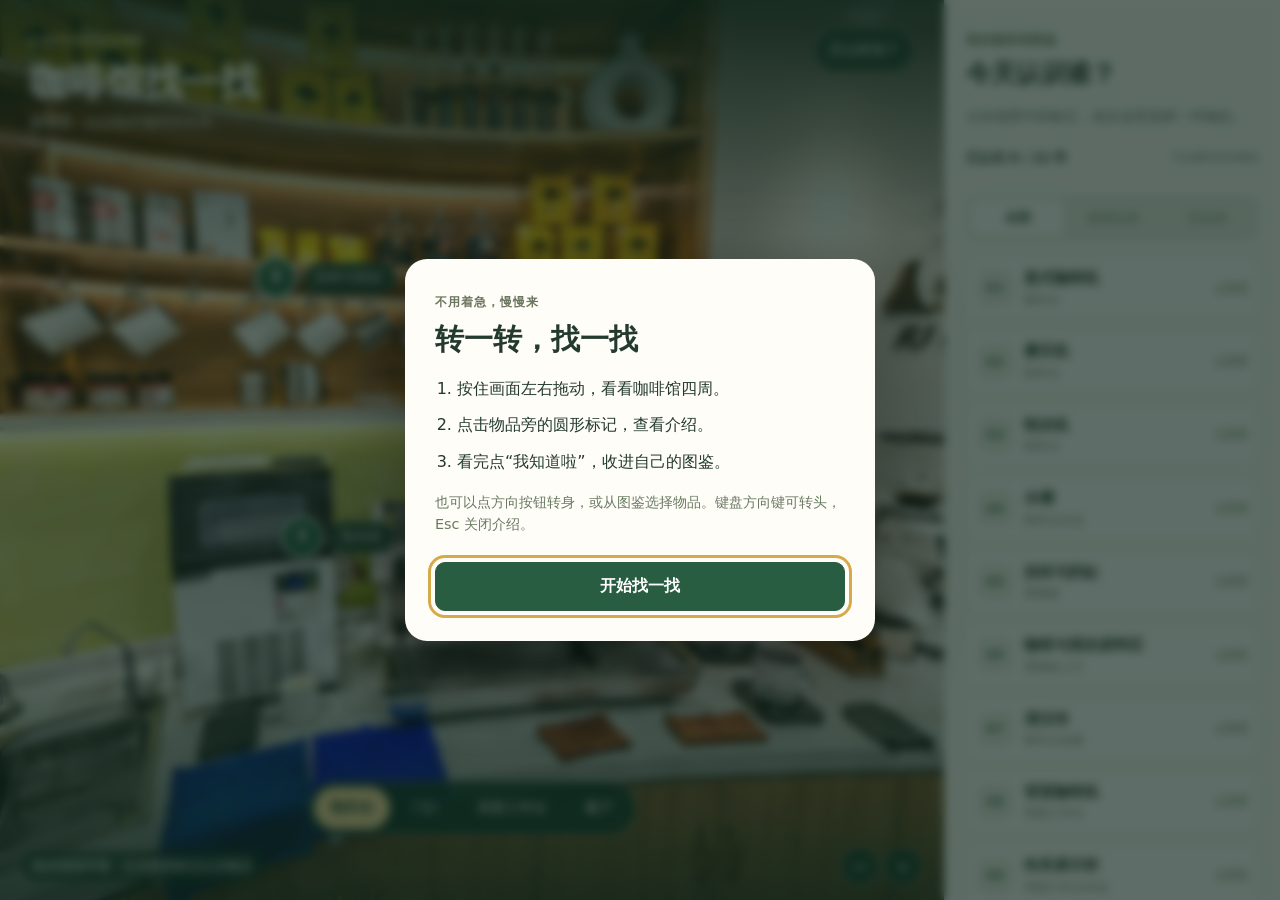
<file: demo/coffee-discovery.html>
<!doctype html>
<html lang="zh-CN">
<head>
  <meta charset="utf-8">
  <meta name="viewport" content="width=device-width,initial-scale=1,viewport-fit=cover">
  <meta name="theme-color" content="#18392e">
  <title>咖啡馆找一找 · CoffeeGame</title>
  <link rel="stylesheet" href="coffee-discovery.css?v=1">
  <script type="module" src="coffee-discovery.js?v=3"></script>
</head>
<body>
  <main class="game" aria-label="咖啡馆物品探索游戏">
    <section id="scene" class="scene" aria-label="拖动环视咖啡馆，点击物品标记">
      <div class="shade" aria-hidden="true"></div>
      <header class="topbar">
        <div class="identity"><span class="brand">COFFEEGAME</span><h1>咖啡馆找一找</h1><p>慢慢看，认识制作咖啡的伙伴。</p></div>
        <div class="top-actions"><button id="collection-button" type="button" aria-expanded="false" aria-controls="collection">物品图鉴 <span id="compact-count">0/12</span></button><button id="help-button" type="button" aria-label="查看操作说明">怎么转动？</button></div>
      </header>
      <div id="markers" class="markers" aria-label="场景里的物品标记"></div>
      <nav class="directions" aria-label="转向咖啡馆的不同方向"><button type="button" data-direction="0" aria-current="true">制作台</button><button type="button" data-direction="1">门口</button><button type="button" data-direction="2">背面工作台</button><button type="button" data-direction="3">窗户</button></nav>
      <div class="bottom-bar"><span id="scene-status" role="status">正在载入咖啡馆…</span><div class="zoom"><button id="zoom-out" type="button" aria-label="缩小视野">−</button><button id="zoom-in" type="button" aria-label="放大视野">＋</button></div></div>
      <div id="load-error" class="load-error" hidden><h2>暂时无法显示全景</h2><p>你仍可打开物品图鉴，查看全部物品的实拍图和用途。</p><button id="open-fallback" type="button">打开物品图鉴</button></div>
    </section>
    <aside id="collection" class="collection" aria-label="物品图鉴">
      <header class="collection-heading"><div><span class="eyebrow">我的咖啡馆图鉴</span><h2>今天认识谁？</h2></div><button id="close-collection" class="icon-button" type="button" aria-label="收起物品图鉴">×</button></header>
      <p class="collection-intro">点击场景中的标记，或从这里选择一件物品。</p>
      <div class="progress-label"><strong id="progress-text">已认识 0 / 12 件</strong><span>可以随时回来继续</span></div><progress id="progress" max="12" value="0" aria-label="已认识物品的进度"></progress>
      <div class="filters" role="group" aria-label="筛选物品"><button type="button" data-filter="all" aria-pressed="true">全部</button><button type="button" data-filter="new" aria-pressed="false">还没认识</button><button type="button" data-filter="known" aria-pressed="false">已认识</button></div>
      <div id="item-list" class="item-list"></div><p id="empty-list" class="empty-list" hidden>这一组暂时没有物品。</p>
      <div id="completion" class="completion" hidden><strong>12件物品，都认识啦！</strong><p>你已经完成这次咖啡馆探索，想看哪件都可以再看。</p></div>
      <footer class="collection-footer"><a href="scene-box-game-wide.html">查看原版全景</a><button id="reset-progress" type="button">重新探索</button></footer>
    </aside>
  </main>
  <dialog id="item-dialog" class="item-dialog" aria-labelledby="item-title">
    <button id="close-item" class="dialog-close" type="button" aria-label="关闭物品介绍">×</button>
    <div id="item-photo" class="item-photo" role="img" aria-label="物品实拍特写"></div>
    <div class="item-copy"><div class="item-meta"><span id="item-category" class="eyebrow"></span><span id="item-known"></span></div><h2 id="item-title"></h2><p id="item-summary" class="item-summary"></p><div class="knowledge"><h3>它有什么用？</h3><p id="item-use"></p><h3>一个小提醒</h3><p id="item-tip"></p></div><div class="dialog-actions"><button id="locate-item" class="secondary" type="button">去它的位置</button><button id="got-it" class="primary" type="button">我知道啦</button></div></div>
  </dialog>
  <dialog id="help-dialog" class="help-dialog" aria-labelledby="help-title"><span class="eyebrow">不用着急，慢慢来</span><h2 id="help-title">转一转，找一找</h2><ol><li>按住画面左右拖动，看看咖啡馆四周。</li><li>点击物品旁的圆形标记，查看介绍。</li><li>看完点“我知道啦”，收进自己的图鉴。</li></ol><p>也可以点方向按钮转身，或从图鉴选择物品。键盘方向键可转头，Esc 关闭介绍。</p><button id="close-help" class="primary" type="button">开始找一找</button></dialog>
  <dialog id="reset-dialog" class="help-dialog" aria-labelledby="reset-title"><h2 id="reset-title">重新探索咖啡馆？</h2><p>会清空这台设备上已认识物品的记录。你可以重新逐件认识。</p><div class="dialog-actions"><button id="cancel-reset" class="secondary" type="button">继续这次探索</button><button id="confirm-reset" class="primary" type="button">重新开始</button></div></dialog>
</body>
</html>
</file>
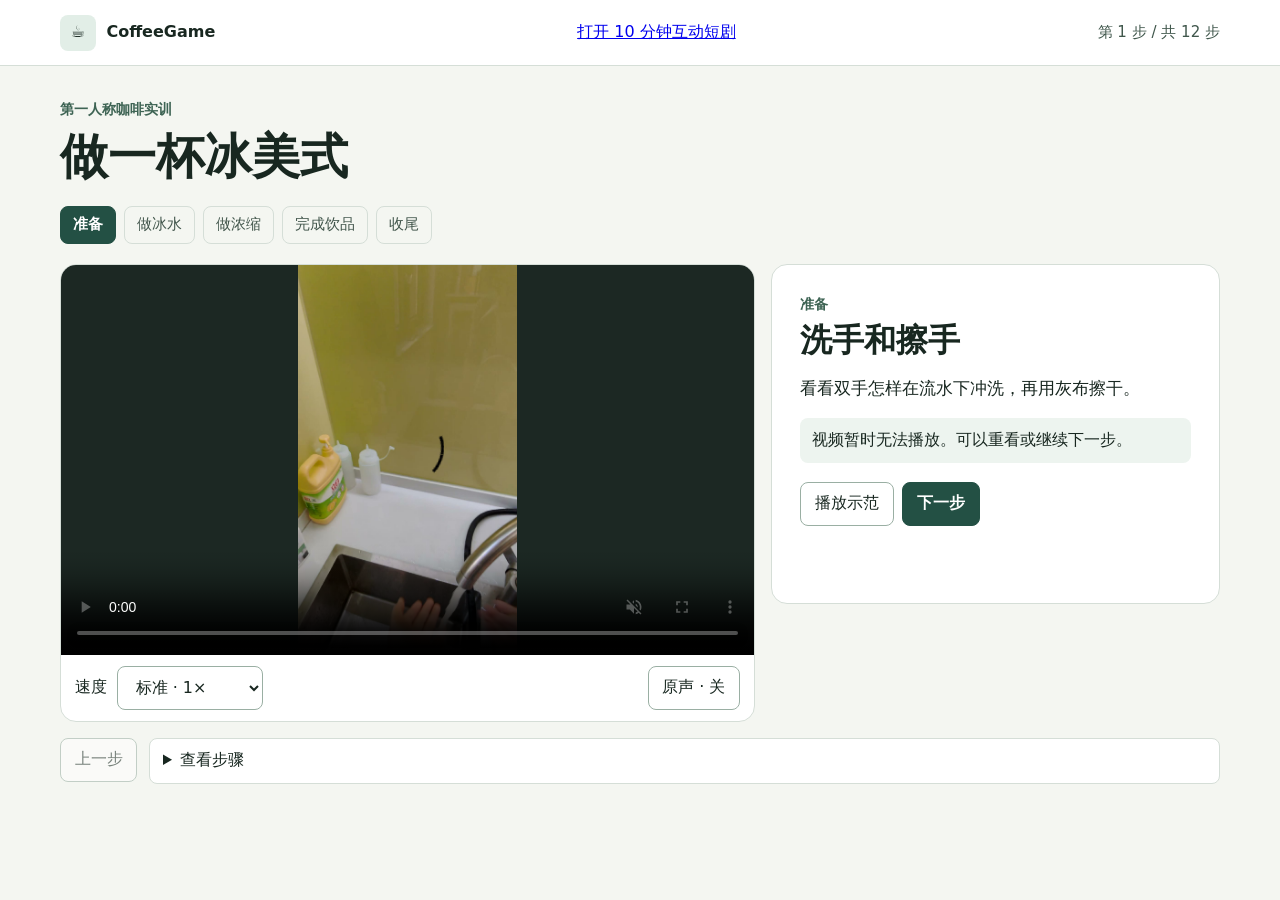
<file: demo/practice.html>
<!doctype html>
<html lang="zh-CN">
<head>
  <meta charset="utf-8">
  <meta name="viewport" content="width=device-width, initial-scale=1">
  <meta name="theme-color" content="#f4f6f1">
  <title>做一杯冰美式 · CoffeeGame</title>
  <link rel="stylesheet" href="styles.css">
  <script type="module" src="player.js"></script>
</head>
<body>
  <header class="top"><div class="brand"><span class="mark" aria-hidden="true">☕</span> CoffeeGame</div><a href="./?view=portrait">打开 10 分钟互动短剧</a><span id="progress"></span></header>
  <main>
    <div class="intro"><p class="kicker">第一人称咖啡实训</p><h1>做一杯冰美式</h1></div>
    <ol class="phases" id="phases" aria-label="课程阶段"></ol>
    <p id="load-error" role="alert" hidden></p>
    <div class="lesson" id="lesson" hidden>
      <section class="media" aria-label="实拍示范">
        <section id="workbench" class="workbench" aria-label="可操作的虚拟吧台" hidden></section>
        <div class="screen" id="screen">
          <img id="still" alt="" hidden>
          <video id="video" controls playsinline preload="metadata" hidden aria-label="当前步骤的实拍示范"></video>
        </div>
        <div class="media-options" id="media-options" hidden>
          <label for="speed">速度</label>
          <select id="speed"><option value=".75">慢速 · 0.75×</option><option value="1" selected>标准 · 1×</option></select>
          <button id="sound" type="button" aria-pressed="false">原声</button>
        </div>
      </section>
      <section class="panel" aria-labelledby="step-title">
        <p class="kicker" id="step-label"></p>
        <h2 id="step-title" tabindex="-1"></h2>
        <p id="instruction"></p>
        <div id="choices" class="choices"></div>
        <p id="feedback" class="feedback" role="status" hidden></p>
        <div class="actions">
          <button id="skip" class="quiet" type="button" hidden>跳过操作</button>
          <button id="watch" class="secondary" type="button"></button>
          <button id="next" class="primary" type="button"></button>
        </div>
      </section>
    </div>
    <nav class="step-nav" aria-label="课程导航" id="nav" hidden>
      <button id="back" class="quiet" type="button">上一步</button>
      <details><summary>查看步骤</summary><ol id="step-list"></ol></details>
    </nav>
  </main>
</body>
</html>
</file>
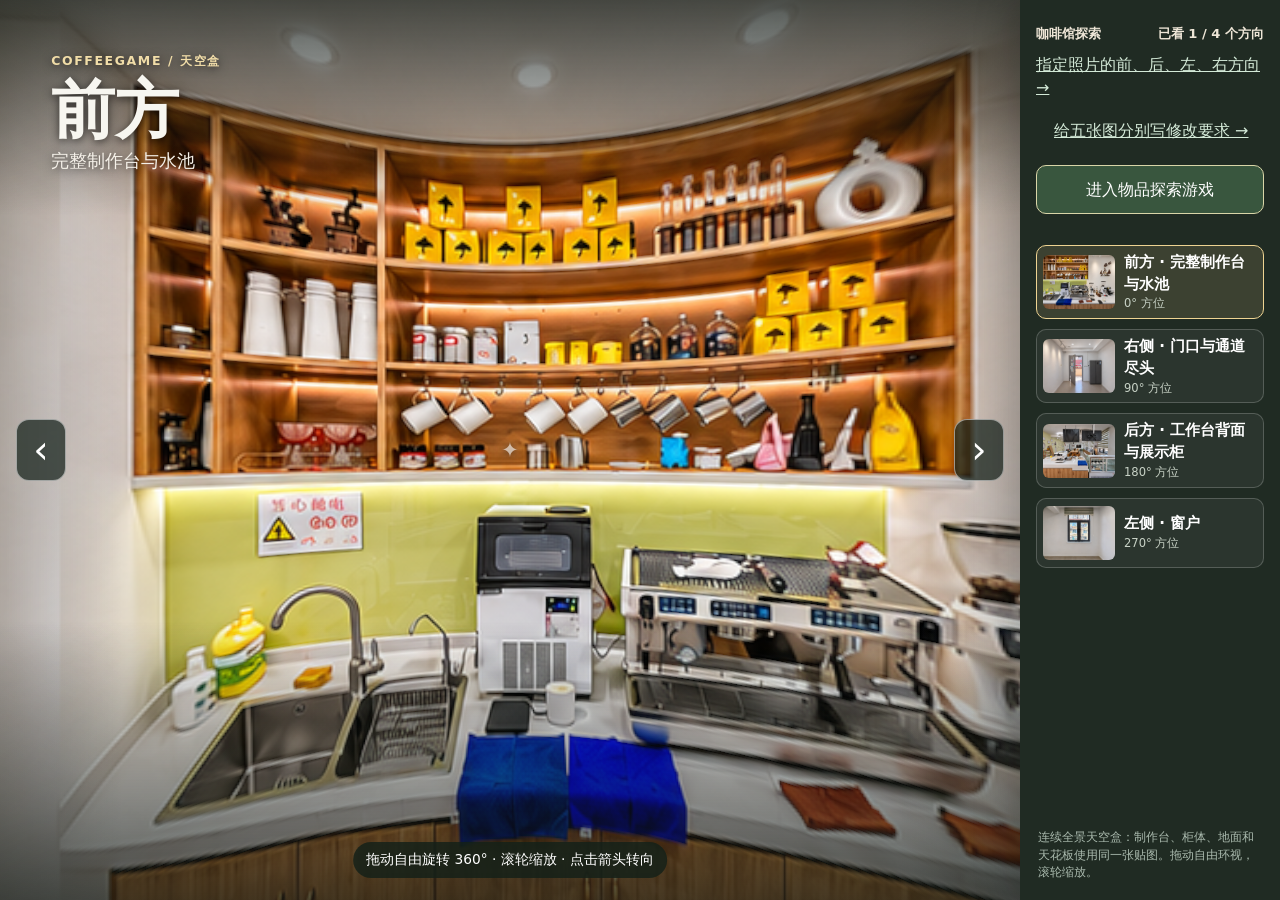
<file: demo/scene-box-game-wide.html>
<!doctype html>
<html lang="zh-CN">
<head>
  <meta charset="utf-8">
  <meta name="viewport" content="width=device-width, initial-scale=1">
  <meta name="theme-color" content="#181d19">
  <title>咖啡馆天空盒 · 原宽度版本</title>
  <link rel="stylesheet" href="scene-box-game.css?v=free-look-20261127">
  <script type="module" src="scene-box-game-wide.js?v=preserved-wide-v1"></script>
</head>
<body>
  <main class="tour" aria-label="咖啡馆天空盒空间">
    <div id="viewport" class="viewport" aria-label="拖动旋转视角查看咖啡馆">
      <div class="vignette" aria-hidden="true"></div>
      <div class="view-label"><span class="eyebrow">COFFEEGAME / 天空盒</span><h1 id="view-title">前方</h1><p id="view-description">完整制作台与水池</p></div>
      <div class="crosshair" aria-hidden="true">✦</div>
      <button id="previous" class="side-arrow left" type="button" aria-label="向左转 90 度">‹</button>
      <button id="following" class="side-arrow right" type="button" aria-label="向右转 90 度">›</button>
      <div class="view-hint">拖动自由旋转 360° · 滚轮缩放 · 点击箭头转向</div>
    </div>
    <section class="dock" aria-label="方向选择">
      <div class="dock-top"><span>咖啡馆探索</span><span id="progress">已看 1 / 4 个方向</span></div>
      <a href="scene-positions.html" style="display:inline-block;margin:10px 0;color:#d4ead8">指定照片的前、后、左、右方向 →</a>
      <a href="scene-prompts.html" style="display:inline-block;margin:10px 0 10px 18px;color:#d4ead8">给五张图分别写修改要求 →</a>
      <a href="coffee-discovery.html" style="display:block;margin:12px 0;padding:12px;border:1px solid #d9d5a8;border-radius:10px;background:#39563e;color:#fff;text-align:center;text-decoration:none">进入物品探索游戏</a>
      <div id="view-list" class="view-list"></div>
      <p class="note">连续全景天空盒：制作台、柜体、地面和天花板使用同一张贴图。拖动自由环视，滚轮缩放。</p>
    </section>
  </main>
</body>
</html>
</file>
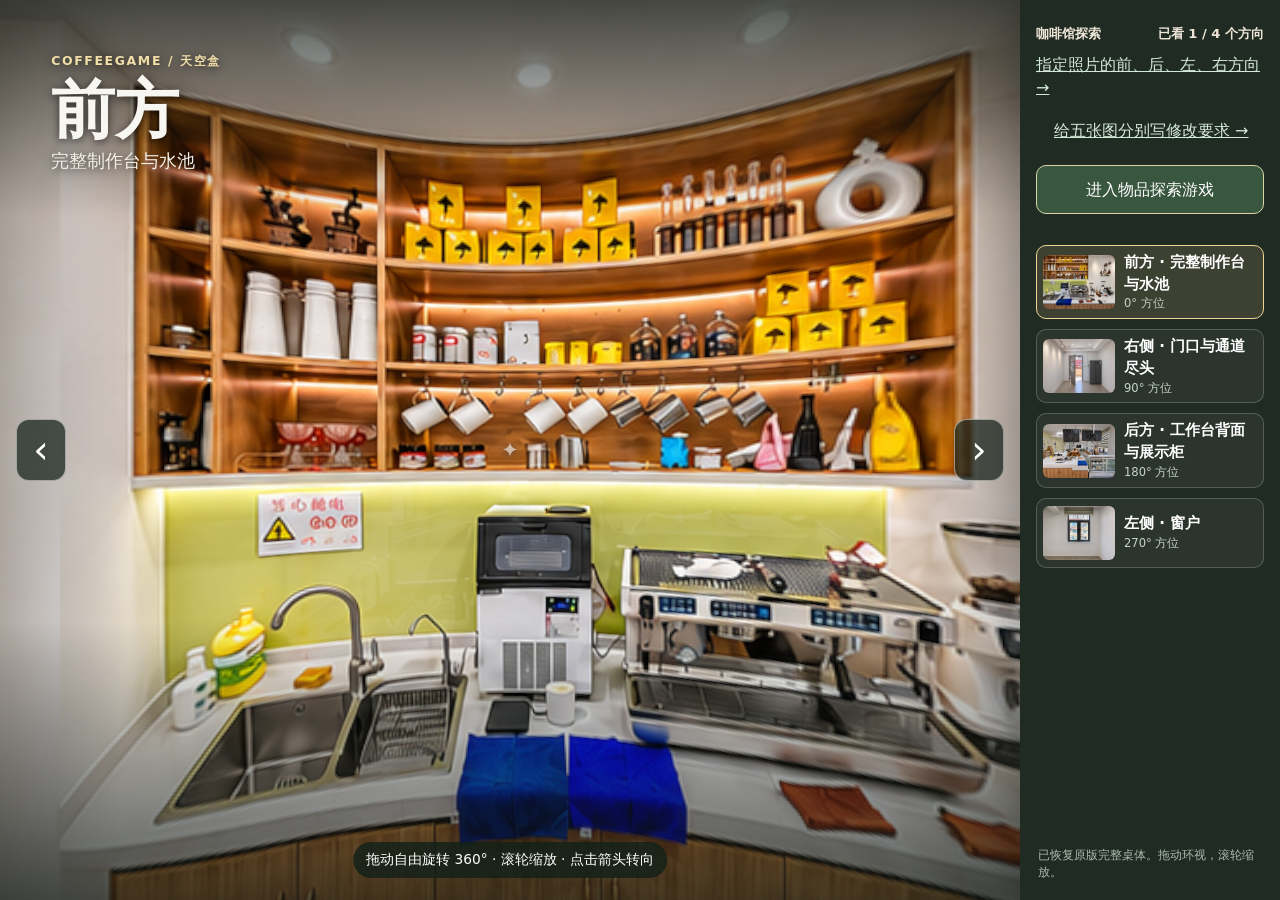
<file: demo/scene-box-game.html>
<!doctype html>
<html lang="zh-CN">
<head>
  <meta charset="utf-8">
  <meta name="viewport" content="width=device-width, initial-scale=1">
  <meta name="theme-color" content="#181d19">
  <title>咖啡馆天空盒 · 恢复原桌体</title>
  <link rel="stylesheet" href="scene-box-game.css?v=free-look-20261127">
  <script type="module" src="scene-box-game-wide.js?v=restored-table-20261128"></script>
</head>
<body>
  <main class="tour" aria-label="咖啡馆天空盒空间">
    <div id="viewport" class="viewport" aria-label="拖动旋转视角查看咖啡馆">
      <div class="vignette" aria-hidden="true"></div>
      <div class="view-label"><span class="eyebrow">COFFEEGAME / 天空盒</span><h1 id="view-title">前方</h1><p id="view-description">完整制作台与水池</p></div>
      <div class="crosshair" aria-hidden="true">✦</div>
      <button id="previous" class="side-arrow left" type="button" aria-label="向左转 90 度">‹</button>
      <button id="following" class="side-arrow right" type="button" aria-label="向右转 90 度">›</button>
      <div class="view-hint">拖动自由旋转 360° · 滚轮缩放 · 点击箭头转向</div>
    </div>
    <section class="dock" aria-label="方向选择">
      <div class="dock-top"><span>咖啡馆探索</span><span id="progress">已看 1 / 4 个方向</span></div>
      <a href="scene-positions.html" style="display:inline-block;margin:10px 0;color:#d4ead8">指定照片的前、后、左、右方向 →</a>
      <a href="scene-prompts.html" style="display:inline-block;margin:10px 0 10px 18px;color:#d4ead8">给五张图分别写修改要求 →</a>
      <a href="coffee-discovery.html" style="display:block;margin:12px 0;padding:12px;border:1px solid #d9d5a8;border-radius:10px;background:#39563e;color:#fff;text-align:center;text-decoration:none">进入物品探索游戏</a>
      <div id="view-list" class="view-list"></div>
      <p class="note">已恢复原版完整桌体。拖动环视，滚轮缩放。</p>
    </section>
  </main>
</body>
</html>
</file>
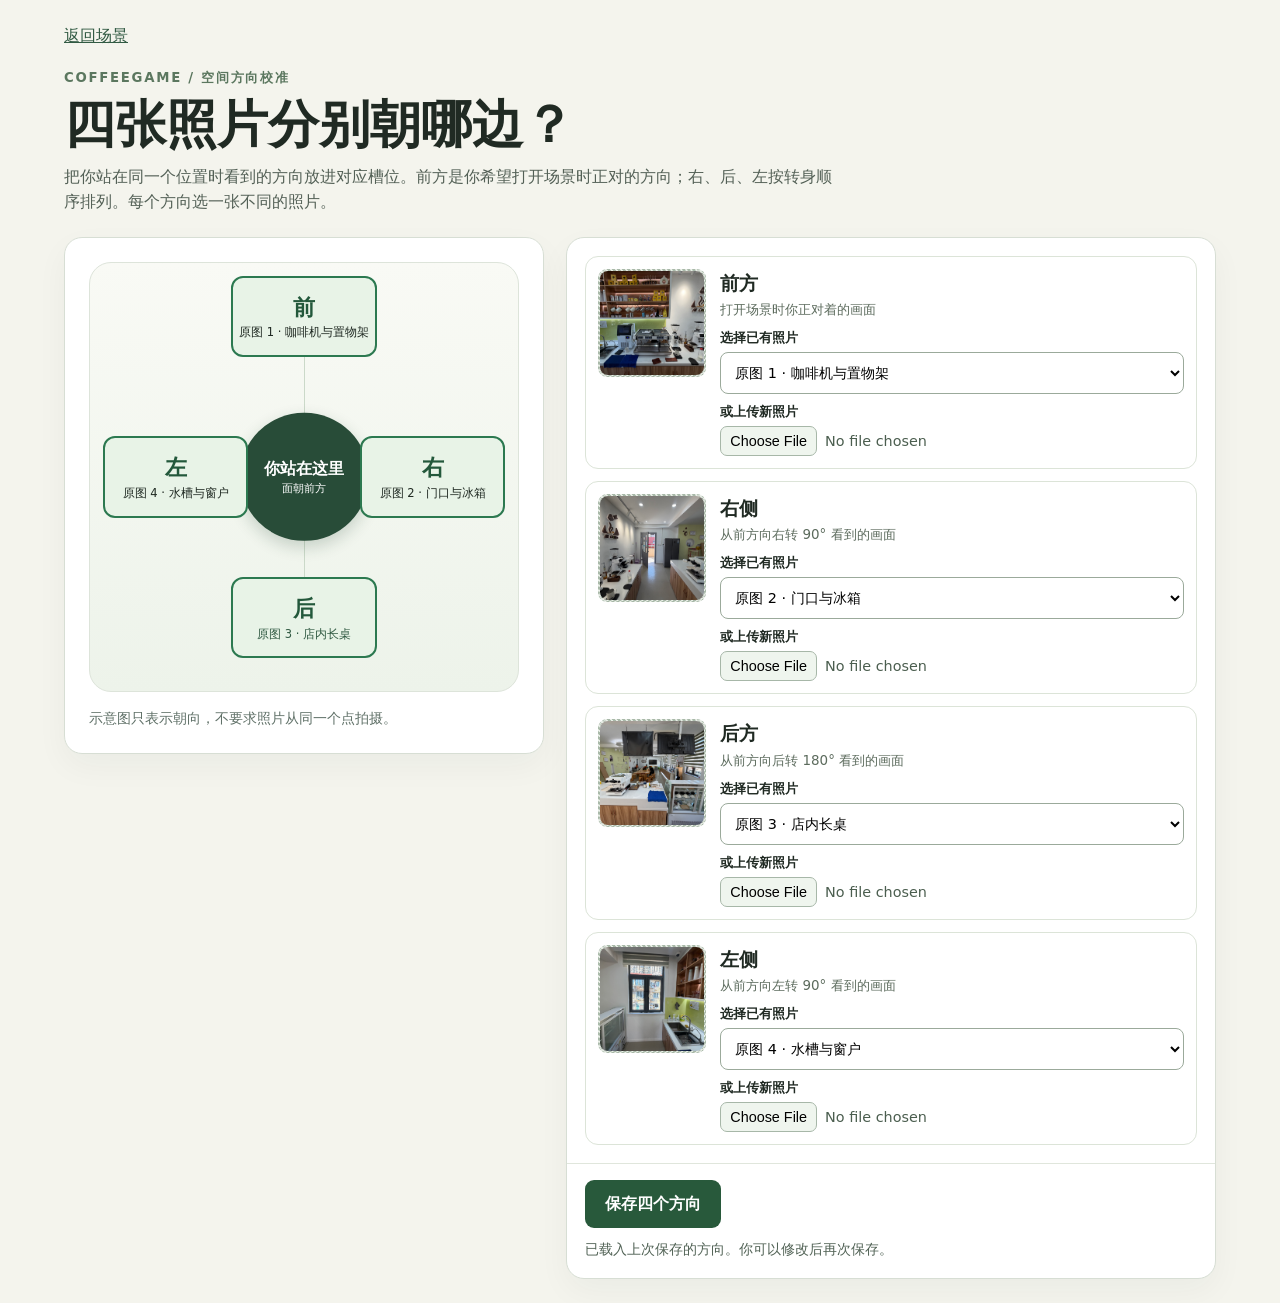
<file: demo/scene-positions.html>
<!doctype html>
<html lang="zh-CN">
<head>
  <meta charset="utf-8">
  <meta name="viewport" content="width=device-width, initial-scale=1">
  <title>确定照片方向 · CoffeeGame</title>
  <link rel="stylesheet" href="scene-positions.css?v=20261127b">
  <script type="module" src="scene-positions.js?v=20261127b"></script>
</head>
<body>
  <main class="page">
    <header class="intro">
      <a class="back" href="scene-box-game.html">返回场景</a>
      <span class="eyebrow">COFFEEGAME / 空间方向校准</span>
      <h1>四张照片分别朝哪边？</h1>
      <p>把你站在同一个位置时看到的方向放进对应槽位。前方是你希望打开场景时正对的方向；右、后、左按转身顺序排列。每个方向选一张不同的照片。</p>
    </header>
    <div class="layout">
      <section class="compass-panel" aria-label="方向示意">
        <div class="compass">
          <div class="compass-center"><span>你站在这里</span><small>面朝前方</small></div>
          <div class="compass-face front"><b>前</b><span id="compass-front">未选择</span></div>
          <div class="compass-face right"><b>右</b><span id="compass-right">未选择</span></div>
          <div class="compass-face back"><b>后</b><span id="compass-back">未选择</span></div>
          <div class="compass-face left"><b>左</b><span id="compass-left">未选择</span></div>
        </div>
        <p class="compass-note">示意图只表示朝向，不要求照片从同一个点拍摄。</p>
      </section>
      <form id="mapping-form" class="form-panel">
        <div id="slots" class="slots"></div>
        <div class="actions"><button id="save" class="save" type="submit">保存四个方向</button><p id="status" role="status" aria-live="polite">选择已有照片，或为对应方向上传 JPG、PNG、WebP 图片。</p></div>
      </form>
    </div>
  </main>
</body>
</html>
</file>
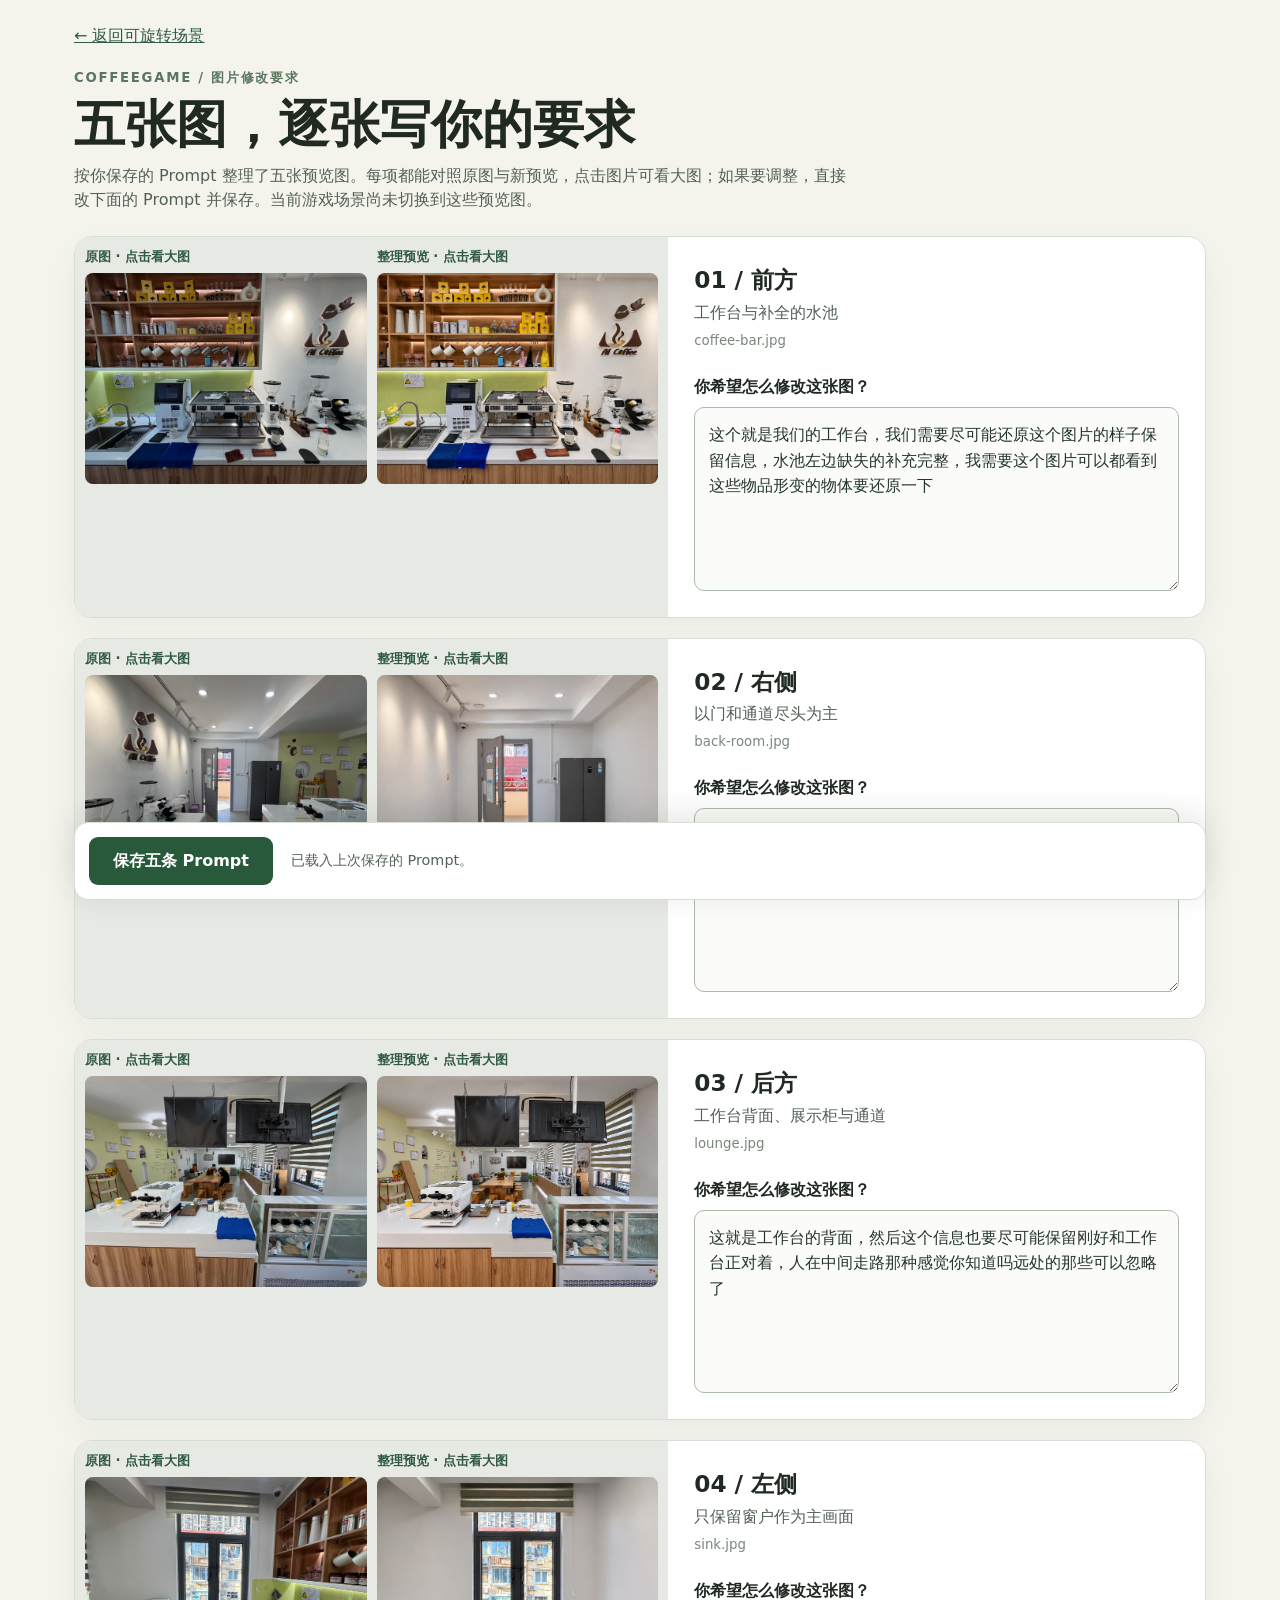
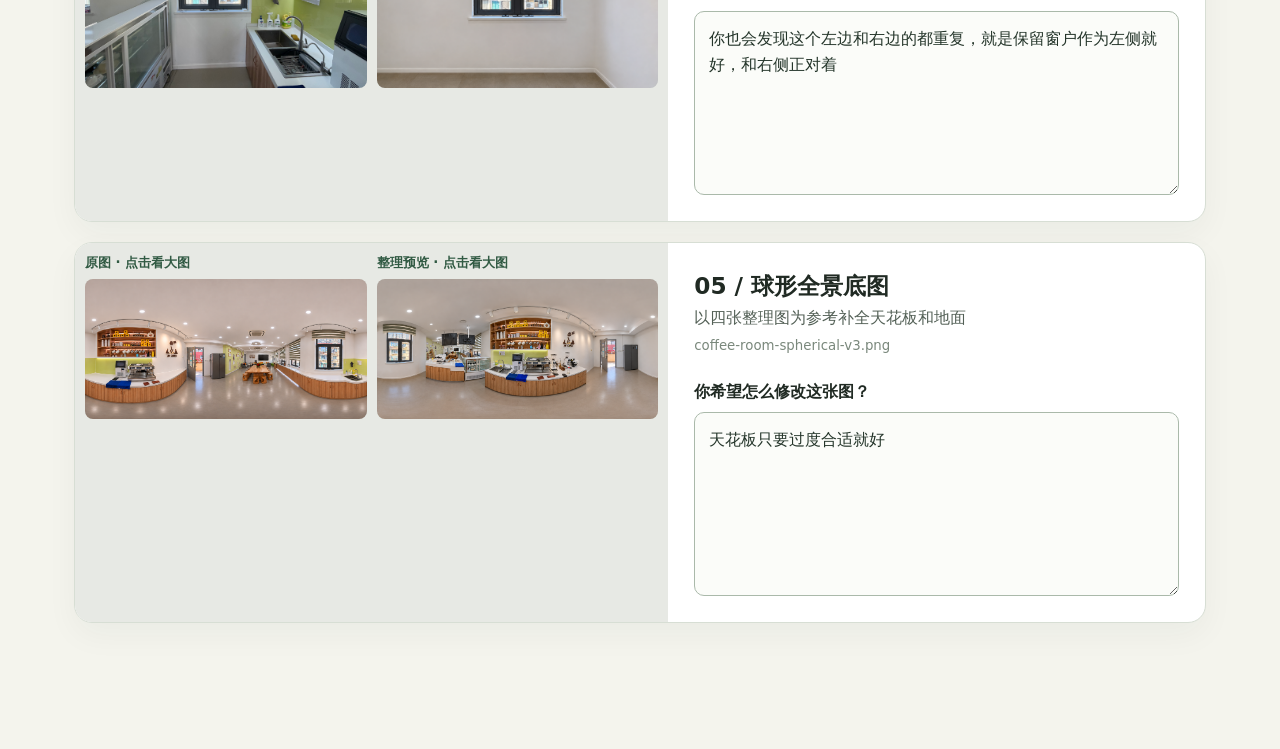
<file: demo/scene-prompts.html>
<!doctype html>
<html lang="zh-CN">
<head>
  <meta charset="utf-8">
  <meta name="viewport" content="width=device-width, initial-scale=1">
  <title>五张场景图的修改要求 · CoffeeGame</title>
  <link rel="stylesheet" href="scene-prompts.css?v=2">
  <script type="module" src="scene-prompts.js?v=2"></script>
</head>
<body>
  <main class="page">
    <header>
      <a href="scene-box-game.html">← 返回可旋转场景</a>
      <span class="eyebrow">COFFEEGAME / 图片修改要求</span>
      <h1>五张图，逐张写你的要求</h1>
      <p>按你保存的 Prompt 整理了五张预览图。每项都能对照原图与新预览，点击图片可看大图；如果要调整，直接改下面的 Prompt 并保存。当前游戏场景尚未切换到这些预览图。</p>
    </header>
    <form id="prompt-form">
      <div id="image-list" class="image-list"></div>
      <div class="actions"><button id="save" type="submit">保存五条 Prompt</button><span id="status" role="status" aria-live="polite">还没有修改图片。</span></div>
    </form>
  </main>
</body>
</html>
</file>
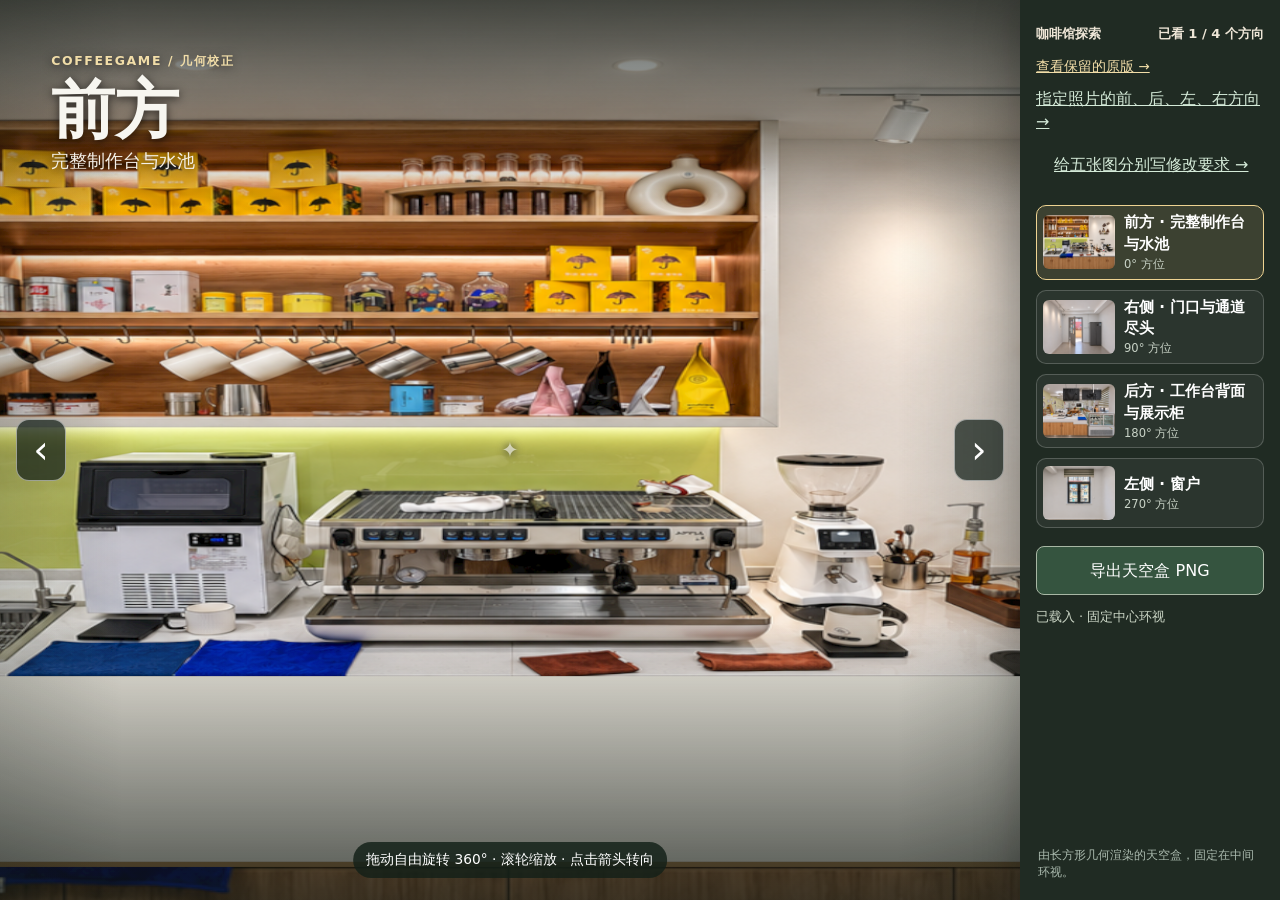
<file: demo/scene-rectified-experiment.html>
<!doctype html>
<html lang="zh-CN">
<head>
  <meta charset="utf-8">
  <meta name="viewport" content="width=device-width, initial-scale=1">
  <meta name="theme-color" content="#181d19">
  <title>咖啡馆几何校正 · CoffeeGame</title>
  <link rel="stylesheet" href="scene-box-game.css?v=narrow-fixed-v2">
  <script type="module" src="scene-rectified.js?v=1"></script>
</head>
<body>
  <main class="tour" aria-label="咖啡馆天空盒空间">
    <div id="viewport" class="viewport" aria-label="拖动旋转视角查看咖啡馆">
      <div class="vignette" aria-hidden="true"></div>
      <div class="view-label"><span class="eyebrow">COFFEEGAME / 几何校正</span><h1 id="view-title">前方</h1><p id="view-description">完整制作台与水池</p></div>
      <div class="crosshair" aria-hidden="true">✦</div>
      <button id="previous" class="side-arrow left" type="button" aria-label="向左转 90 度">‹</button>
      <button id="following" class="side-arrow right" type="button" aria-label="向右转 90 度">›</button>
      <div class="view-hint">拖动自由旋转 360° · 滚轮缩放 · 点击箭头转向</div>
    </div>
    <section class="dock" aria-label="方向选择">
      <div class="dock-top"><span>咖啡馆探索</span><span id="progress">已看 1 / 4 个方向</span></div>
      <a class="version-link" href="scene-box-game-wide.html">查看保留的原版 →</a>

      <a href="scene-positions.html" style="display:inline-block;margin:10px 0;color:#d4ead8">指定照片的前、后、左、右方向 →</a>
      <a href="scene-prompts.html" style="display:inline-block;margin:10px 0 10px 18px;color:#d4ead8">给五张图分别写修改要求 →</a>
      <div id="view-list" class="view-list"></div><button id="export-skybox" type="button" style="margin-top:18px;padding:12px;border:1px solid #a8b7a4;border-radius:8px;background:#35543f;color:white">导出天空盒 PNG</button><p id="render-status" role="status" style="font-size:.8rem;color:#cad5c5">正在载入材质…</p>
      <p class="note">由长方形几何渲染的天空盒，固定在中间环视。</p>
    </section>
  </main>
</body>
</html>
</file>
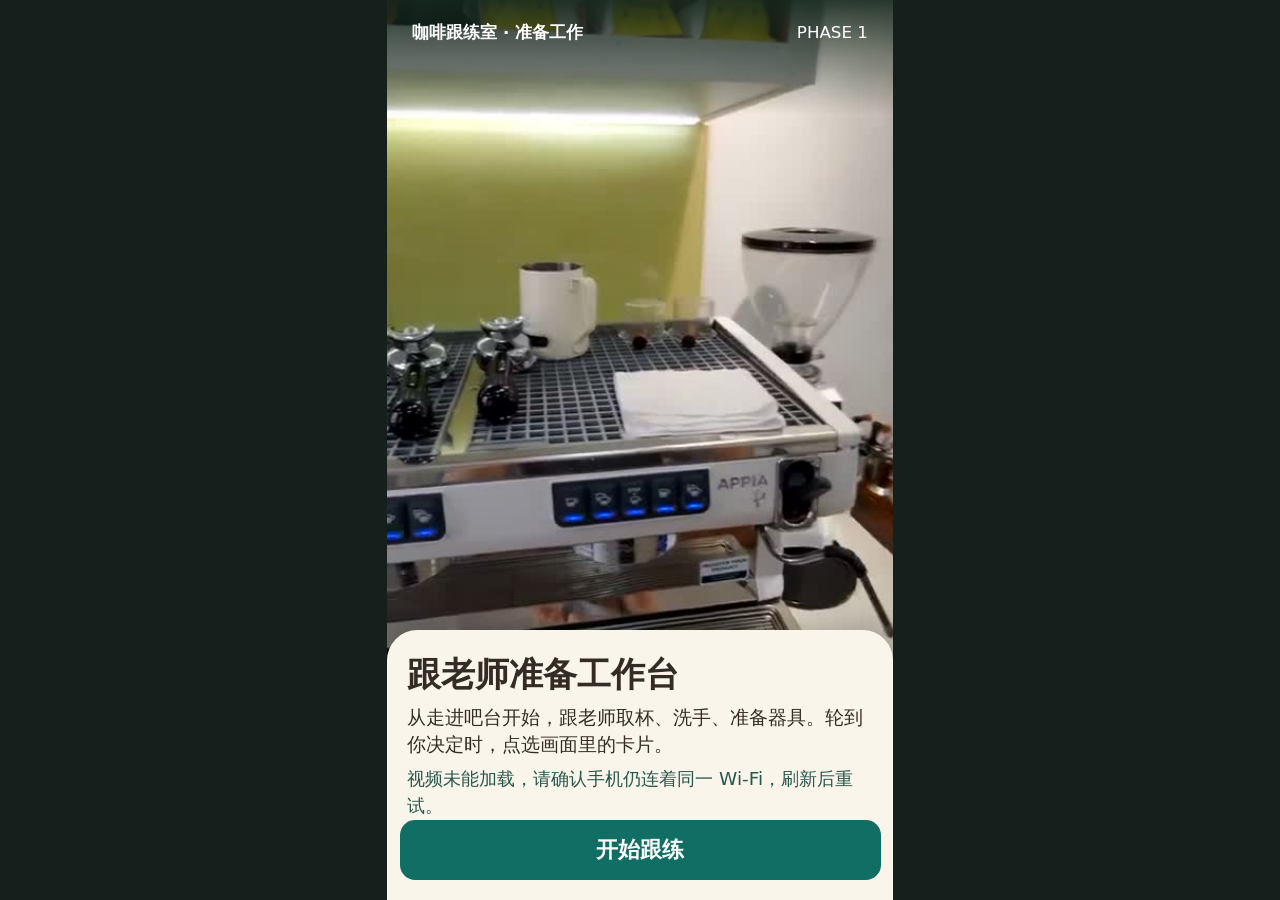
<file: frontend/phase1-story.html>
<!doctype html><html lang="zh-CN"><meta charset="utf-8"><meta name="viewport" content="width=device-width,initial-scale=1,viewport-fit=cover"><title>准备工作 · 咖啡跟练室</title><style>
*{box-sizing:border-box}body{margin:0;background:#15201c;font:16px/1.45 system-ui,"PingFang SC",sans-serif;color:#342c24;height:100dvh;display:grid;place-items:center}main{height:min(100dvh,177.778vw);aspect-ratio:9/16;background:#efe8db;position:relative;overflow:hidden;isolation:isolate;container-type:inline-size}#scene,video{position:absolute;width:100%;height:100%;object-fit:cover;inset:0;z-index:-2}header{background:linear-gradient(#15281ee8,transparent);color:white;padding:4cqw 5cqw 12cqw}header div{display:flex;justify-content:space-between;align-items:center;font-size:3.3cqw}nav{display:flex;gap:1.2cqw;margin-top:2cqw}nav i{height:4px;background:#fff6;flex:1;border-radius:6px}nav i.on{background:#cdf1cf}section{position:absolute;bottom:0;width:100%;padding:5cqw 2.5cqw 4cqw;background:#faf5eb;border-radius:6cqw 6cqw 0 0;box-shadow:0 -6px 24px #18261c33}h1,p{margin:0 1.5cqw}h1{font-size:6.7cqw;line-height:1.2}p{font-size:3.75cqw;margin-top:1.5cqw}#cards{display:grid;grid-template-columns:repeat(3,minmax(0,1fr));gap:1.4cqw;margin:4cqw 0 2cqw}button{font:inherit;cursor:pointer;touch-action:manipulation}.card{position:relative;display:grid;align-content:center;justify-items:center;gap:2cqw;height:43cqw;padding:1cqw;border:3px solid transparent;border-radius:4cqw;background:#fffdfa;color:#382e26;font-weight:700;font-size:4cqw;box-shadow:0 2px 7px #52391924}.card img{width:100%;height:29cqw;object-fit:contain;pointer-events:none;filter:drop-shadow(0 2px 2px #4539203b)}.card[aria-pressed=true]{border-color:#107369;background:#f3fbf6}.card[aria-pressed=true]:after{content:'✓';background:#107369;color:white;border-radius:50%;position:absolute;top:1cqw;right:1cqw;width:6cqw;line-height:6cqw;text-align:center}#feedback{min-height:2.9em;color:#28574d;font-size:3.65cqw;display:flex;align-items:center}#action,#replay{border:0;border-radius:3cqw;min-height:44px;padding:2.8cqw;font-weight:650}#action{width:100%;background:#106e64;color:white;font-size:4.3cqw}#action:disabled{background:#d9ded5;color:#53645a}#replay{background:#fffc;color:#254a41;position:absolute;right:4cqw;top:16cqw}button:focus-visible{outline:3px solid #cb852e;outline-offset:2px}video{z-index:3;background:black}#return{position:absolute;top:4cqw;right:4cqw;z-index:4;padding:12px;border:0;border-radius:12px}[hidden]{display:none!important}.place{height:26cqw;font-size:4.3cqw}.place b{font-size:6cqw;color:#577b6d}
video{z-index:-1}section,header{position:relative}section{position:absolute}header{color:white;pointer-events:none}#return{top:auto;bottom:4cqw;background:#15382bd9;color:white;min-width:88px}#toast{position:absolute;bottom:18cqw;left:5%;width:90%;text-align:center;background:#13392ee6;color:white;padding:10px;border-radius:12px;pointer-events:none} </style><main><img id="scene" alt=""><header><div><b>咖啡跟练室 · 准备工作</b><span id="count"></span></div><nav></nav></header><button id="replay" hidden>重看示范</button><section><h1></h1><p id="prompt"></p><div id="cards"></div><p id="feedback" role="status"></p><button id="action"></button></section><video playsinline preload="metadata" src="assets/phase1-film.mp4" hidden></video><button id="return" hidden>结束示范</button><p id="toast" role="status" hidden></p></main>
<script>
const assets={"wash": "[data-uri]", "sink": "[data-uri]", "rack": "[data-uri]", "\u7070\u8272\u62b9\u5e03": "[data-uri]", "\u53e3\u5e03": "[data-uri]", "\u84dd\u8272\u62b9\u5e03": "[data-uri]"};
const cloths=['灰色抹布','口布','蓝色抹布'];
const lessons=[
 {title:'洗好手了，用哪块布？',prompt:'点选一件，准备擦手。',scene:'wash',video:'hands',choices:cloths,keys:[0],success:'灰色抹布用来擦手。',hints:['','口布用于擦干器具。','蓝色抹布用于擦沥水盘。']},
 {title:'杯壁还有水珠',prompt:'给刚冲洗好的玻璃杯选一件合适的布。',scene:'sink',video:'cup',choices:cloths,keys:[1],success:'用口布擦干杯壁，再检查有没有水迹。',hints:['灰色抹布是擦手用的。','','蓝色抹布用于擦沥水盘。']},
 {title:'干净的量杯放在哪里？',prompt:'点选放置位置，再看老师怎样归位。',scene:'rack',video:'rackClip',choices:['水槽旁','沥水盘','温杯区'],keys:[2],success:'擦干的量杯已放回机顶温杯区。',hints:['水槽是清洗区域。','沥水盘用于承接排水。','']},
 {title:'为下一轮备齐布料',prompt:'要擦手，也要擦干杯子。把要用的两件放入备品盘。',scene:'sink',choices:cloths,keys:[0,1],success:'备齐了：灰色抹布擦手，口布擦杯。',hints:['','','蓝色抹布留给沥水盘。']}
];
lessons.unshift({title:'先取哪一种杯子？',prompt:'为冰美式选用出品杯。',choices:['直筒玻璃杯','浓缩杯','量杯'],keys:[0],success:'拿取直筒玻璃杯，准备清洗。',hints:['','浓缩杯不用于这次冰饮出品。','量杯留给后面的称量操作。']});
const [glass,hands,cup,rack,kit]=lessons;
const hygiene = {title:'来到水槽，先做什么？',prompt:'马上要处理杯具了，选出下一步。',choices:['开始洗手','直接冲杯','先擦干手'],keys:[0],success:'跟着老师先洗手，再处理杯具。',hints:['','双手准备好，再开始冲洗杯具。','先清洗双手，再擦干。']};
lessons.splice(0,5,glass,hygiene,rack,cup,hands,kit);
const $=id=>document.getElementById(id), video=document.querySelector('video');let current=0,selection=new Set(),state='choice';
function render(){const l=lessons[current];state='choice';selection.clear();$('replay').hidden=true;if(l===hands){video.hidden=true;$('scene').src=assets.wash}$('count').textContent=(current+1)+' / '+lessons.length;document.querySelector('nav').innerHTML=lessons.map((_,i)=>'<i class="'+(i<=current?'on':'')+'"></i>').join('');document.querySelector('h1').textContent=l.title;$('prompt').textContent=l.prompt;$('cards').replaceChildren();l.choices.forEach((name,i)=>{const b=document.createElement('button');b.className='card';b.setAttribute('aria-pressed','false');if(l.choices===cloths){const img=new Image();img.src=assets[name];img.alt='';b.append(img)}else{b.classList.add('place');const symbol=document.createElement('b');symbol.textContent=(l===glass?['▯','☕','⌑']:l===hygiene?['①','②','③']:['◌','▤','♨'])[i];b.append(symbol)}b.append(name);b.onclick=()=>{if(state!=='choice')return;if(selection.has(i))selection.delete(i);else{if(l.keys.length===1)selection.clear();selection.add(i)}update()};$('cards').append(b)});update()}
function update(){const multi=lessons[current].keys.length>1;[...$('cards').children].forEach((b,i)=>b.setAttribute('aria-pressed',selection.has(i)));$('feedback').textContent=multi?'备品盘　'+selection.size+' / 2 件':' ';$('action').textContent=multi?'检查备品盘':'确认选择';$('action').disabled=multi?selection.size!==2:!selection.size}

const panel=document.querySelector('section'), title=document.querySelector('h1'), cues=[19,41,77,89,116];
let next=0,timer;
function message(text){clearTimeout(timer);$('toast').textContent=text;$('toast').hidden=false;timer=setTimeout(()=>$('toast').hidden=true,2600)}
function playFilm(){state='film';video.hidden=false;panel.hidden=true;$('return').hidden=false;$('return').textContent='暂停';video.play().catch(()=>{$('return').textContent='继续播放'})}
function pauseForChoice(){video.pause();$('toast').hidden=true;$('return').hidden=true;panel.hidden=false;$('cards').hidden=false;current=next;render()}
video.ontimeupdate=()=>{if(state==='film' && next<cues.length && video.currentTime>=cues[next])pauseForChoice()};
video.onended=()=>{if(state==='film')pauseForChoice()};
$('return').onclick=()=>{if(video.paused)playFilm();else{video.pause();$('return').textContent='继续播放'}};
function start(){next=0;current=0;video.currentTime=0;$('count').textContent='第一视角跟练';document.querySelector('nav').innerHTML='';playFilm()}
$('action').onclick=()=>{
 if(state==='intro'||state==='done'){start();return}
 const l=lessons[current];
 if(!l.keys.every(k=>selection.has(k))){const wrong=[...selection].find(k=>!l.keys.includes(k));$('feedback').textContent=l.hints[wrong]+' 可以改选。';return}
 if(l===kit){state='done';title.textContent='准备工作已完成';$('cards').hidden=true;$('prompt').textContent='下一阶段：冰杯预处理';$('feedback').textContent=l.success;$('action').textContent='从头再练';return}
 next++;playFilm();message(l.success)
};
video.onerror=()=>{panel.hidden=false;$('feedback').textContent='视频未能加载，请确认手机仍连着同一 Wi-Fi，刷新后重试。'};
state='intro';$('scene').src='assets/phase1-start.jpg';title.textContent='跟老师准备工作台';$('count').textContent='PHASE 1';$('prompt').textContent='从走进吧台开始，跟老师取杯、洗手、准备器具。轮到你决定时，点选画面里的卡片。';$('feedback').textContent='约 2 分钟 · 到你操作时，画面会自动暂停。';$('cards').hidden=true;$('action').textContent='开始跟练';
</script></html>
</file>
<file: demo/coffee-discovery.css>
:root{font:16px/1.55 system-ui,-apple-system,"PingFang SC",sans-serif;color:#22372e;background:#142b22;--green:#235b44;--gold:#f4d590;--ink:#243a2f}*{box-sizing:border-box}body{margin:0}button,a,input{ -webkit-tap-highlight-color:transparent}button{font:inherit;cursor:pointer}button:focus-visible,a:focus-visible{outline:3px solid #d6a94a;outline-offset:4px}button:disabled{cursor:default;opacity:.65}[hidden]{display:none!important}.game{display:grid;grid-template-columns:minmax(0,1fr) 336px;min-height:100dvh}.scene{position:relative;height:100dvh;overflow:hidden;background:#34483c;isolation:isolate;touch-action:none}.scene canvas{position:absolute;inset:0;width:100%;height:100%;cursor:grab;z-index:-2}.scene canvas:active{cursor:grabbing}.shade{position:absolute;inset:0;pointer-events:none;background:linear-gradient(#10271dcc,transparent 26%,transparent 72%,#10271dbb);z-index:-1}.topbar{position:absolute;top:0;left:0;right:0;padding:28px 30px;display:flex;justify-content:space-between;gap:16px;pointer-events:none;color:white}.brand{font-size:.75rem;font-weight:800;letter-spacing:.2em;color:var(--gold)}h1{font-size:clamp(1.6rem,3vw,2.5rem);line-height:1.2;margin:6px 0}h1+p{margin:0;font-size:.9rem;color:#e3ede4}.top-actions{display:flex;gap:8px;align-items:flex-start;pointer-events:auto}.top-actions button{border:1px solid #ffffff70;background:#123727b8;border-radius:24px;color:white;padding:9px 14px;min-height:44px;font-size:.875rem}#collection-button{display:none}.markers{position:absolute;inset:0;pointer-events:none}.hotspot{position:absolute;left:0;top:0;display:flex;align-items:center;gap:7px;border:0;background:none;padding:0;pointer-events:auto;color:#fff;text-shadow:0 1px 4px #0009;min-height:44px;white-space:nowrap;will-change:transform}.hotspot .pin{width:42px;height:42px;border:2px solid #fff;border-radius:50%;background:#225f46ed;display:grid;place-items:center;box-shadow:0 0 0 5px #183d2933,0 3px 14px #0005;font-weight:800;font-size:.95rem;flex:none}.hotspot .pin-label{padding:4px 10px;background:#173c2ce8;border:1px solid #ffffff60;border-radius:20px;font-size:.85rem;box-shadow:0 2px 10px #0003}.hotspot[data-known=true] .pin{background:#f1d58d;color:#243b2b;text-shadow:none}.hotspot.is-target .pin{outline:5px solid #f5d99890;outline-offset:4px}.hotspot:hover .pin,.hotspot:focus-visible .pin{background:#fff;color:#183d29;text-shadow:none}.directions{position:absolute;left:50%;bottom:65px;transform:translateX(-50%);display:flex;gap:4px;padding:5px;background:#143a2ce8;border:1px solid #ffffff55;border-radius:30px;white-space:nowrap}.directions button{background:none;color:white;border:0;border-radius:24px;padding:9px 17px;font-size:.875rem;min-height:42px}.directions button[aria-current=true]{background:#f0d797;color:#233c2e;font-weight:800}.bottom-bar{position:absolute;left:22px;right:22px;bottom:15px;display:flex;justify-content:space-between;align-items:center;color:white;gap:12px;font-size:.8rem}.bottom-bar>span{padding:5px 10px;background:#153828bf;border-radius:16px}.zoom{display:flex;gap:5px}.zoom button{width:38px;height:38px;border-radius:50%;border:1px solid #ffffff66;background:#153b2ce6;color:white;font-size:1.25rem}.collection{display:flex;flex-direction:column;height:100dvh;padding:27px 21px 16px;background:#fbfaf6;border-left:1px solid #d9e0d7;overflow:auto;z-index:3}.collection-heading{display:flex;justify-content:space-between;gap:10px;align-items:center}.eyebrow{font-size:.75rem;letter-spacing:.08em;font-weight:800;color:#6b765e}.collection h2{font-size:1.55rem;line-height:1.2;margin:7px 0 9px}.icon-button,.dialog-close{width:40px;height:40px;border-radius:50%;border:1px solid #dce2d9;background:#fff;color:var(--ink);font-size:1.6rem;line-height:1}.collection .icon-button{display:none}.collection-intro{font-size:.875rem;margin:8px 0 21px;color:#657264}.progress-label{display:flex;justify-content:space-between;align-items:center;gap:6px;font-size:.8rem}.progress-label>span{font-size:.7rem;color:#7b8778}progress{width:100%;height:7px;appearance:none;border:0;border-radius:9px;margin:9px 0 18px;overflow:hidden}progress::-webkit-progress-bar{background:#e4e8de}progress::-webkit-progress-value{background:#477359;border-radius:9px}progress::-moz-progress-bar{background:#477359}.filters{display:flex;padding:4px;background:#e9ede5;border-radius:10px;margin-bottom:15px}.filters button{flex:1;font-size:.8rem;border:0;background:none;color:#637360;padding:8px 4px;border-radius:7px;min-height:38px}.filters button[aria-pressed=true]{background:#fff;color:#284f38;font-weight:800;box-shadow:0 1px 6px #31422d14}.item-list{display:grid;gap:9px}.item-card{display:flex;align-items:center;text-align:left;gap:11px;width:100%;border:1px solid #dce3d7;background:#fff;border-radius:12px;padding:10px;color:var(--ink)}.item-card:hover{border-color:#7a9d7c;background:#f5f8f0}.item-number{display:grid;place-items:center;width:36px;height:36px;flex:none;border-radius:10px;background:#edf1e9;color:#5d795c;font-weight:800;font-size:.8rem}.item-card[data-known=true] .item-number{background:#e0eada;color:#315a3a}.item-card strong{display:block;font-size:.95rem}.item-card small{display:block;color:#778273;font-size:.72rem;margin-top:1px}.item-card .state{margin-left:auto;font-size:.7rem;color:#63805a;white-space:nowrap}.collection-footer{display:flex;justify-content:space-between;gap:8px;margin-top:24px;padding-top:16px;border-top:1px solid #dce3d7;font-size:.75rem}.collection-footer a,.collection-footer button{color:#6c7b67}.collection-footer button{border:0;background:none;padding:0;font-size:inherit}.completion{background:#e5efdf;padding:15px;border-radius:12px;margin-top:18px;color:#365b38}.completion p{margin:7px 0 0;font-size:.85rem}.empty-list{font-size:.9rem;color:#6d7a67;text-align:center;padding:20px 0}dialog{border:0;color:var(--ink);padding:0;border-radius:22px;box-shadow:0 22px 90px #0005;max-height:90dvh}dialog::backdrop{background:#0c2219a8;backdrop-filter:blur(5px)}.item-dialog{width:min(760px,calc(100vw - 32px));overflow:auto;background:#fffdf8}.dialog-close{position:absolute;top:14px;right:14px;z-index:2;background:#fffffff2}.item-photo{width:100%;height:255px;background-color:#e4e8de;background-repeat:no-repeat;border-bottom:1px solid #e4e8de}.item-copy{padding:25px 30px 28px}.item-meta{display:flex;justify-content:space-between;gap:10px;align-items:center}.item-meta>span:last-child{color:#6c845f;font-size:.75rem}.item-copy h2{font-size:2rem;line-height:1.2;margin:10px 0}.item-summary{font-size:1.08rem;color:#5a6d57;margin:0 0 20px}.knowledge{padding:17px 20px;background:#eef3e9;border-radius:12px}.knowledge h3{font-size:.8rem;color:#56774e;margin:0 0 5px}.knowledge h3:not(:first-child){margin-top:17px}.knowledge p{margin:0;font-size:1rem}.dialog-actions{display:flex;gap:10px;margin-top:22px}.primary,.secondary{min-height:47px;padding:11px 17px;border-radius:10px;font:inherit;font-weight:700;cursor:pointer}.primary{background:#295d42;border:1px solid #295d42;color:white}.secondary{background:#fff;border:1px solid #afc0a6;color:#31583e}.dialog-actions button{flex:1}.help-dialog{width:min(470px,calc(100vw - 32px));padding:30px;background:#fffdf8}.help-dialog h2{font-size:1.8rem;line-height:1.2;margin:8px 0 20px}.help-dialog ol{padding-left:22px}.help-dialog li{margin:12px 0}.help-dialog p{font-size:.9rem;color:#697a62}.help-dialog>.primary{width:100%;margin-top:12px}.load-error{position:absolute;top:30%;left:10%;right:10%;background:#fffdf8;padding:24px;border-radius:16px;color:var(--ink);text-align:center}.load-error button{padding:10px 15px;background:#315f43;color:white;border:0;border-radius:8px}
@media(min-width:851px){.scene{width:100%}}
@media(max-width:850px){.game{display:block}.scene{height:100dvh}.topbar{padding:20px 18px}.identity p{max-width:210px;font-size:.8rem}.top-actions{flex-direction:column;align-items:flex-end;gap:6px}.top-actions button{font-size:.75rem;padding:8px 11px}#collection-button{display:block}.collection{position:fixed;top:0;right:0;bottom:0;width:min(360px,90vw);transform:translateX(105%);transition:transform .22s;box-shadow:-10px 0 60px #0004}.game.collection-open .collection{transform:translateX(0)}.collection .icon-button{display:block}.directions{bottom:70px;max-width:calc(100% - 24px);gap:0}.directions button{padding:9px 12px;font-size:.75rem}.bottom-bar{left:12px;right:12px;font-size:.68rem}.bottom-bar>span{max-width:75%}.hotspot .pin{width:38px;height:38px}.hotspot .pin-label{font-size:.75rem;padding:4px 8px}.item-photo{height:210px}.item-copy{padding:20px}.item-copy h2{font-size:1.7rem}.dialog-actions{flex-direction:column}.help-dialog .dialog-actions{flex-direction:column}}
@media(prefers-reduced-motion:reduce){*,*::before,*::after{scroll-behavior:auto!important;transition:none!important}}
.hotspot{width:42px;height:44px;min-width:42px}.hotspot .pin-label{position:absolute;left:49px}.hotspot.label-left .pin-label{left:auto;right:49px}
</file>
<file: demo/styles.css>
:root {
  color-scheme: light;
  font: 16px/1.55 system-ui, "PingFang SC", "Microsoft YaHei", sans-serif;
  color: #182720;
  background: #f4f6f1;
  --primary: #235044;
  --line: #d5ded7;
}
* { box-sizing: border-box; }
body { margin: 0; }
[hidden] { display: none !important; }
.top {
  min-height: 66px; display: flex; align-items: center; justify-content: space-between;
  padding: 0 max(20px, calc((100vw - 1160px) / 2)); border-bottom: 1px solid var(--line);
  background: #fff; gap: 1rem;
}
.brand { font-weight: 750; display: flex; gap: .65rem; align-items: center; }
.mark { display: grid; place-items: center; background: #e2eee7; border-radius: 8px; width: 36px; height: 36px; }
#progress { font-size: .94rem; color: #40574c; }
main { width: min(1160px, calc(100% - 40px)); margin: 32px auto 48px; }
.kicker { color: #3e6454; font-weight: 700; font-size: .9rem; margin: 0 0 .35rem; }
h1, h2 { margin: 0; line-height: 1.25; }
h1 { font-size: clamp(2rem, 4vw, 3rem); }
h2 { font-size: clamp(1.45rem, 2.6vw, 2rem); }
.phases {
  display: flex; flex-wrap: wrap; padding: 0; list-style: none; gap: .5rem;
  margin: 20px 0; color: #42564c;
}
.phases li { border: 1px solid var(--line); border-radius: 8px; padding: .4rem .75rem; font-size: .92rem; }
.phases [aria-current] { background: var(--primary); color: #fff; border-color: var(--primary); font-weight: 700; }
.lesson { display: grid; grid-template-columns: minmax(0, 1.55fr) minmax(310px, 1fr); gap: 16px; align-items: start; }
.media, .panel { border: 1px solid var(--line); border-radius: 16px; background: #fff; overflow: hidden; }
.screen { aspect-ratio: 16 / 9; background: #1c2823; }
.screen > * { width: 100%; height: 100%; object-fit: contain; display: block; }
.media-options { display: flex; align-items: center; gap: .6rem; padding: .65rem .9rem; min-height: 66px; }
.media-options button { margin-left: auto; }
.panel { padding: clamp(18px, 3vw, 28px); min-height: 340px; }
#instruction { margin: .9rem 0 1rem; font-size: 1.08rem; }
button, select, summary { font: inherit; }
button, select { min-height: 44px; color: inherit; background: #fff; border: 1px solid #9aafa3; border-radius: 8px; padding: .45rem .85rem; }
button, summary { cursor: pointer; }
button:hover:not(:disabled) { border-color: var(--primary); background: #edf4ef; }
button:disabled { cursor: default; opacity: .55; }
:focus-visible { outline: 3px solid #166a99; outline-offset: 3px; }
.choices { display: grid; gap: .6rem; }
.choice { text-align: left; padding: .75rem; }
.choice[aria-pressed="true"], #sound[aria-pressed="true"] { background: #e3eee7; border-color: var(--primary); }
.actions { display: flex; gap: .55rem; flex-wrap: wrap; margin-top: 1.15rem; }
button.primary { color: #fff; background: var(--primary); border-color: var(--primary); font-weight: 700; }
button.primary:hover:not(:disabled) { background: #183e34; }
.feedback { background: #edf4ef; border-radius: 8px; padding: .65rem .75rem; margin: .85rem 0 0; }
.step-nav { display: flex; align-items: flex-start; gap: 12px; margin-top: 16px; }
.step-nav details { flex: 1; background: #fff; border: 1px solid var(--line); border-radius: 8px; }
.step-nav summary { min-height: 44px; padding: .6rem .8rem; }
.step-nav ol { margin: 0; padding: 0 .75rem .75rem 2.35rem; columns: 2; }
.step-nav li { break-inside: avoid; }
.step-nav li button { border-color: transparent; text-align: left; }
.step-nav [aria-current] { background: #e3eee7; font-weight: 700; }
.recap { padding-left: 1.35rem; margin: 0; }
@media (max-width: 760px) {
  main { width: calc(100% - 24px); margin-top: 18px; }
  .top { padding: 0 12px; }
  .lesson { grid-template-columns: 1fr; gap: 10px; }
  .panel { min-height: 0; }
}
@media (max-width: 460px) {
  .step-nav ol { columns: 1; }
}

.workbench { padding: clamp(14px, 3vw, 24px); background: #edf3ee; }
.station-scene {
  min-height: 200px; display: flex; align-items: center; justify-content: center;
  flex-direction: column; background: #e0eae2; border: 1px solid #c6d7cb; border-radius: 12px;
}
.station-state { text-align: center; font-weight: 700; margin: .75rem 0; }
.station-tools { display: grid; grid-template-columns: repeat(auto-fit, minmax(min(110px, 100%), 1fr)); gap: 8px; }
.tool { display: grid; justify-items: center; gap: .1rem; padding: .65rem .35rem; align-content: center; min-height: 96px; }
.tool-name { font-weight: 750; }
.tool-verb { font-size: .9rem; }
.tool-icon { font-size: 1.5rem; line-height: 1.15; }
.cup {
  width: 108px; height: 132px; position: relative; display: flex; align-items: flex-end; justify-content: center;
  gap: 6px; padding: 0 6px 12px; isolation: isolate; overflow: hidden;
  border: 3px solid #66877d; border-top: 2px solid #66877d; border-radius: 8px 8px 24px 24px;
  background: linear-gradient(90deg, #ffffff2b, #ffffff9c 24%, #ffffff2b 36%);
}
.cup[data-look="machine"] { border-style: dashed; opacity: .45; }
.cup::before { content: ""; position: absolute; inset: auto 0 0; z-index: -1; }
.cup[data-look="water"]::before { height: 64%; background: #a6d7e5; }
.cup[data-look="coffee"]::before { height: 38%; background: #98603f; }
.cup[data-look="layers"]::before { height: 80%; background: linear-gradient(#804c35, #b57f56 38%, #a6d7e5 62%); }
.cup[data-look="mixed"]::before { height: 80%; background: #95613e; }
.ice-cube { width: 30px; height: 30px; background: #e7f9ffba; border: 1px solid #6799a8; border-radius: 6px; transform: rotate(-12deg); }
.ice-cube:nth-child(2) { transform: rotate(14deg) translateY(-4px); }
.scale-pan { width: 94px; height: 40px; border-radius: 12px 12px 24px 24px; background: #805a42; border: 4px solid #9daca4; }
.scale-display { min-width: 190px; text-align: center; background: #263e35; color: #fff; border-radius: 10px; font: 700 1.55rem system-ui; padding: 1rem; }
.serving-tray, .counter { display: flex; justify-content: center; gap: 8px; width: min(92%, 400px); padding: 14px; border: 2px solid #89998b; border-radius: 16px; background: #c9d7c9; }
.tray-slot, .counter-item { flex: 1; display: grid; place-items: center; min-height: 74px; border: 1px dashed #576e60; border-radius: 8px; text-align: center; }
.tray-slot.filled, .counter-item { font-size: 1.7rem; border-style: solid; background: #f6f8f3; }
.counter-item.cleaned { background: #d6ebdf; }
</file>
<file: demo/scene-box-game.css>
:root{font:16px/1.45 system-ui,"PingFang SC",sans-serif;color:#f7f6f0;background:#171d19}*{box-sizing:border-box}body{margin:0}button{font:inherit;cursor:pointer}.tour{min-height:100vh;min-height:100dvh;display:grid;grid-template-columns:minmax(0,1fr) 260px}.viewport{height:100vh;height:100dvh;min-height:500px;position:relative;overflow:hidden;background:#2b302d;touch-action:none;cursor:grab}.viewport:active{cursor:grabbing}.viewport canvas{position:absolute;inset:0;width:100%;height:100%;display:block;transition:filter .35s ease}.viewport.is-switching canvas{filter:blur(9px) brightness(.5)}.vignette{position:absolute;inset:0;pointer-events:none;background:linear-gradient(180deg,#111813b8 0%,transparent 24%,transparent 69%,#101713b7 100%),linear-gradient(90deg,#0e17102e,transparent 12%,transparent 88%,#0e17102e)}.view-label{position:absolute;left:clamp(18px,4vw,56px);top:clamp(18px,4vw,48px);text-shadow:0 2px 10px #000a;pointer-events:none}.eyebrow{font-size:.78rem;color:#f1dda8;font-weight:800;letter-spacing:.13em}.view-label h1{margin:4px 0 2px;font-size:clamp(2rem,5vw,4.1rem);line-height:1.1}.view-label p{margin:0;color:#f5f1e9;font-size:clamp(.9rem,1.7vw,1.12rem)}.crosshair{position:absolute;left:50%;top:50%;transform:translate(-50%,-50%);color:#fff9;text-shadow:0 0 8px #333;font-size:1.3rem;pointer-events:none}.side-arrow{position:absolute;top:50%;transform:translateY(-50%);width:50px;height:62px;border:1px solid #ffffff80;border-radius:13px;background:#142119b8;color:#fff;font-size:2.4rem;line-height:1}.side-arrow:hover,.side-arrow:focus-visible{background:#355743;outline:3px solid #fff7}.side-arrow.left{left:16px}.side-arrow.right{right:16px}.view-hint{position:absolute;bottom:22px;left:50%;transform:translateX(-50%);padding:8px 13px;border-radius:99px;background:#142119d6;color:#fff;white-space:nowrap;font-size:.86rem;pointer-events:none}.dock{padding:24px 16px 18px;background:#202b23;display:flex;flex-direction:column;box-shadow:-10px 0 35px #0003;z-index:2}.dock-top{display:flex;justify-content:space-between;gap:7px;color:#eee6d7;font-size:.82rem;font-weight:700}.view-list{display:grid;gap:10px;margin-top:19px}.view-card{display:grid;grid-template-columns:72px minmax(0,1fr);align-items:center;gap:9px;text-align:left;width:100%;padding:6px;border:1px solid #ffffff33;border-radius:10px;background:#ffffff0d;color:#fff;min-height:70px}.view-card:hover,.view-card:focus-visible{background:#ffffff20;outline:none}.view-card[aria-current="true"]{border-color:#eed392;background:#eed39222}.view-card img{width:72px;height:54px;object-fit:cover;border-radius:6px}.view-card span{min-width:0}.view-card strong,.view-card small{display:block}.view-card strong{font-size:.94rem}.view-card small{font-size:.72rem;color:#c8d2c6}.note{font-size:.76rem;color:#aabaae;margin:auto 2px 0;padding-top:24px}@media(max-width:800px){.tour{display:block}.viewport{height:calc(100dvh - 142px);min-height:410px}.dock{height:142px;padding:10px 12px;box-shadow:0 -8px 28px #0004}.dock-top{font-size:.73rem}.view-list{display:flex;overflow-x:auto;gap:8px;margin-top:9px;padding-bottom:3px}.view-card{flex:0 0 145px;grid-template-columns:48px minmax(0,1fr);min-height:58px}.view-card img{width:48px;height:42px}.view-card strong{font-size:.75rem}.view-card small{font-size:.65rem}.note{display:none}.side-arrow{width:38px;height:50px;font-size:2rem}.side-arrow.left{left:8px}.side-arrow.right{right:8px}.view-hint{font-size:.7rem;bottom:12px}.view-label{top:16px;left:16px}}
.version-link{display:block;margin-top:14px;color:#f1dda8;font-size:.85rem}@media(max-width:800px){.dock{height:auto;min-height:142px}.viewport{height:70dvh}}
</file>
<file: demo/scene-positions.css>
:root{font:16px/1.5 system-ui,"PingFang SC",sans-serif;color:#202a23;background:#f4f4ed}*{box-sizing:border-box}body{margin:0}.page{max-width:1200px;margin:auto;padding:24px}.intro{max-width:780px}.back{display:inline-block;color:#315a43;margin-bottom:20px}.eyebrow{display:block;color:#5b775f;font-size:.83rem;font-weight:800;letter-spacing:.13em}h1{font-size:clamp(2rem,4vw,3.25rem);line-height:1.12;margin:8px 0 12px}.intro p{font-size:1.03rem;color:#536056;margin:0 0 22px}.layout{display:grid;grid-template-columns:minmax(290px,.85fr) minmax(0,1.15fr);gap:22px;align-items:start}.compass-panel,.form-panel{background:#fff;border:1px solid #d7ded4;border-radius:18px;box-shadow:0 12px 32px #2231230b}.compass-panel{padding:24px;position:sticky;top:18px}.compass{position:relative;aspect-ratio:1;max-width:450px;margin:auto;border:1px solid #dde4da;border-radius:22px;background:linear-gradient(#f9faf5,#edf3ea)}.compass::before,.compass::after{content:"";position:absolute;background:#cbd9c9}.compass::before{width:1px;top:8%;bottom:8%;left:50%}.compass::after{height:1px;left:8%;right:8%;top:50%}.compass-center{position:absolute;z-index:1;left:50%;top:50%;transform:translate(-50%,-50%);width:30%;aspect-ratio:1;border-radius:50%;background:#284c38;color:white;display:grid;place-content:center;text-align:center;font-weight:800;box-shadow:0 6px 16px #183b2733}.compass-center small{font-size:.68rem;font-weight:500}.compass-face{position:absolute;z-index:1;width:34%;min-height:19%;border:2px solid #789b7b;border-radius:12px;background:#fff;display:grid;place-content:center;text-align:center;padding:5px;overflow:hidden}.compass-face b{font-size:1.4rem;color:#23583b}.compass-face span{font-size:.72rem;overflow:hidden;text-overflow:ellipsis;white-space:nowrap}.compass-face.front{top:3%;left:33%}.compass-face.right{right:3%;top:40.5%}.compass-face.back{bottom:3%;left:33%}.compass-face.left{left:3%;top:40.5%}.compass-face.filled{background:#e8f3e7;border-color:#2c7950}.compass-note{margin:16px 0 0;color:#607168;font-size:.86rem}.slots{padding:18px;display:grid;gap:12px}.slot{display:grid;grid-template-columns:108px minmax(0,1fr);gap:14px;align-items:start;border:1px solid #dce4d8;border-radius:13px;padding:12px}.preview{width:108px;height:108px;object-fit:cover;border-radius:9px;background:#e9eee7;border:1px dashed #a9b9a9}.slot h2{font-size:1.18rem;margin:0 0 3px}.slot p{color:#5c6b5d;font-size:.84rem;margin:0 0 8px}.slot label{display:block;font-size:.83rem;font-weight:700;margin:8px 0 4px}.slot select,.slot input[type=file]{width:100%;font:inherit;font-size:.9rem}.slot select{min-height:42px;padding:6px 10px;border:1px solid #9baa9b;border-radius:8px;background:#fff}.slot input[type=file]{max-width:100%;color:#4b5e4f}.slot input::file-selector-button{border:1px solid #a7b7a8;border-radius:7px;background:#eff5ee;padding:6px 9px;margin-right:8px;cursor:pointer}.actions{border-top:1px solid #e0e6dc;padding:16px 18px 18px}.save{font:inherit;font-weight:800;color:#fff;background:#28593b;border:0;border-radius:9px;min-height:48px;padding:10px 20px;cursor:pointer}.save:hover,.save:focus-visible{background:#19462c}.save:disabled{opacity:.6;cursor:wait}#status{margin:11px 0 0;color:#526356;font-size:.87rem}#status.error{color:#a3332b}#status.success{color:#21653b;font-weight:700}@media(max-width:800px){.page{padding:15px}.layout{grid-template-columns:1fr}.compass-panel{position:static;max-width:500px;width:100%;margin:auto}.compass{max-width:320px}.slot{grid-template-columns:85px minmax(0,1fr)}.preview{width:85px;height:85px}}@media(max-width:430px){.slot{display:block}.preview{float:right;width:74px;height:74px;margin-left:10px}.slot h2{padding-top:4px}}

.preview-wrap{width:108px;height:108px;border-radius:9px;background:#e9eee7;border:1px dashed #a9b9a9;overflow:hidden}.preview-wrap .preview{width:100%;height:100%;object-fit:cover}.preview[hidden],.preview-placeholder[hidden]{display:none}.preview-placeholder{height:100%;display:grid;place-items:center;text-align:center;color:#6a7b6d;font-size:.76rem}@media(max-width:800px){.preview-wrap{width:85px;height:85px}}@media(max-width:430px){.preview-wrap{float:right;width:74px;height:74px;margin-left:10px}}
</file>
<file: demo/scene-prompts.css>
:root{font:16px/1.5 system-ui,"PingFang SC",sans-serif;color:#202a23;background:#f4f4ed}*{box-sizing:border-box}body{margin:0}.page{max-width:1180px;margin:auto;padding:24px}header{max-width:780px;margin-bottom:24px}header a{color:#315a43}header .eyebrow{display:block;color:#5b775f;font-size:.83rem;font-weight:800;letter-spacing:.13em;margin-top:20px}h1{font-size:clamp(2rem,4vw,3.2rem);line-height:1.1;margin:8px 0 12px}header p{color:#536056;margin:0}.image-list{display:grid;gap:20px}.card{background:#fff;border:1px solid #d7ded4;border-radius:18px;overflow:hidden;display:grid;grid-template-columns:minmax(0,1.05fr) minmax(320px,.95fr);box-shadow:0 12px 32px #2231230b}.card figure{margin:0;background:#e7e9e4;display:grid;place-items:center;min-height:340px}.card img{width:100%;height:100%;max-height:500px;object-fit:contain}.content{padding:26px;display:flex;flex-direction:column}.content h2{margin:0;font-size:1.45rem}.content p{margin:3px 0 6px;color:#536056}.content small{color:#7a887c}.content label{font-weight:800;margin:24px 0 8px}.content textarea{width:100%;flex:1;min-height:180px;resize:vertical;font:inherit;line-height:1.6;padding:14px;border:1px solid #aab9aa;border-radius:10px;background:#fbfcf9;color:#24352a}.content textarea:focus-visible{outline:2px solid #317e4b;outline-offset:2px}.actions{position:sticky;bottom:0;display:flex;align-items:center;gap:18px;background:#fff;border:1px solid #d7ded4;border-radius:14px;padding:14px;margin-top:24px;box-shadow:0 -6px 30px #22312320}.actions button{font:inherit;font-weight:800;color:#fff;background:#28593b;border:0;border-radius:9px;min-height:48px;padding:10px 24px;cursor:pointer}.actions button:disabled{opacity:.6;cursor:wait}#status{color:#526356;font-size:.9rem}#status.success{color:#21653b;font-weight:700}#status.error{color:#a3332b}@media(max-width:850px){.card{grid-template-columns:1fr}.card figure{min-height:240px}.card img{max-height:400px}.content{padding:18px}.content label{margin-top:18px}.actions{position:static;align-items:flex-start;flex-direction:column;gap:8px}}@media(max-width:500px){.page{padding:14px}.card img{max-height:300px}}

.card .comparison{grid-template-columns:repeat(2,minmax(0,1fr));align-items:stretch;gap:10px;padding:10px;min-height:0}.comparison a{display:flex;flex-direction:column;gap:6px;color:#315a43;text-decoration:none;min-width:0}.comparison span{font-size:.83rem;font-weight:800}.comparison img{display:block;width:100%;height:auto;aspect-ratio:4/3;object-fit:contain;background:#dce1da;border-radius:8px}.card:last-child .comparison img{aspect-ratio:2/1}@media(max-width:500px){.card .comparison{gap:6px;padding:6px}.comparison span{font-size:.72rem}}
</file>
